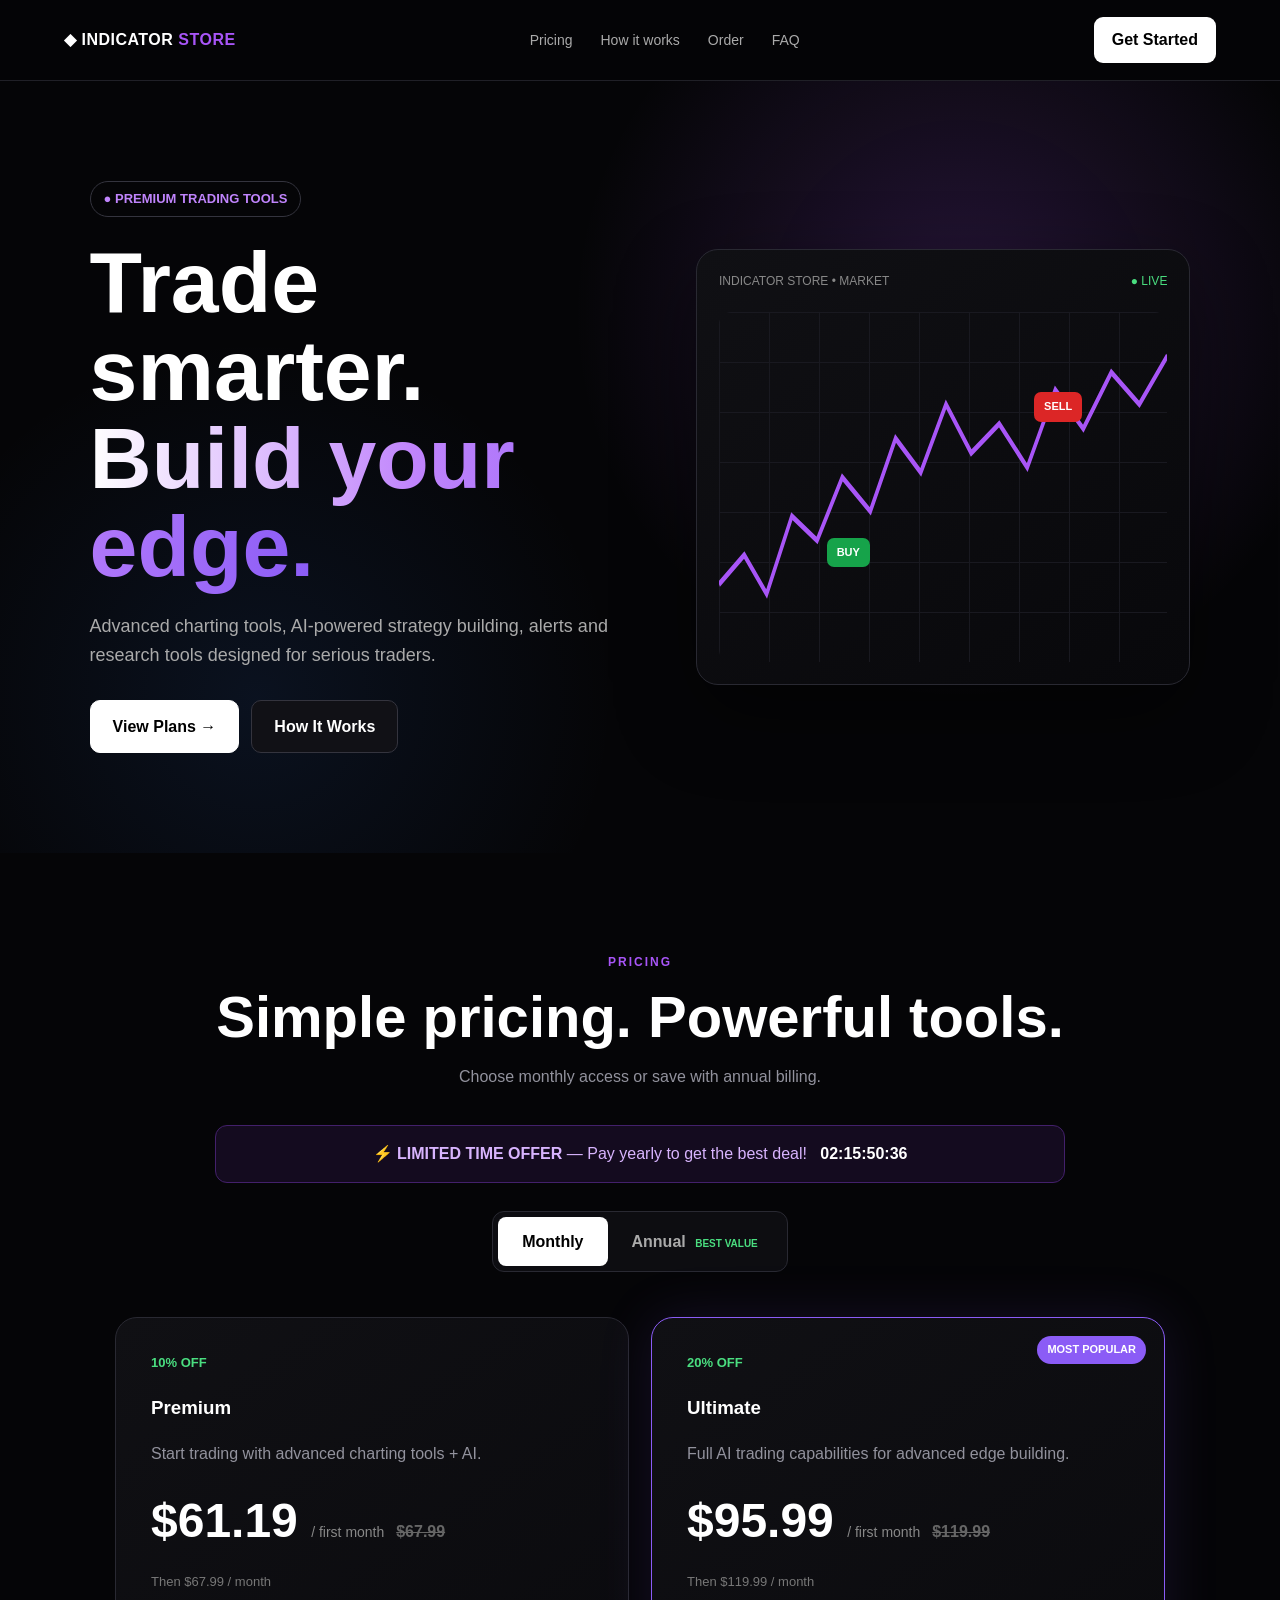
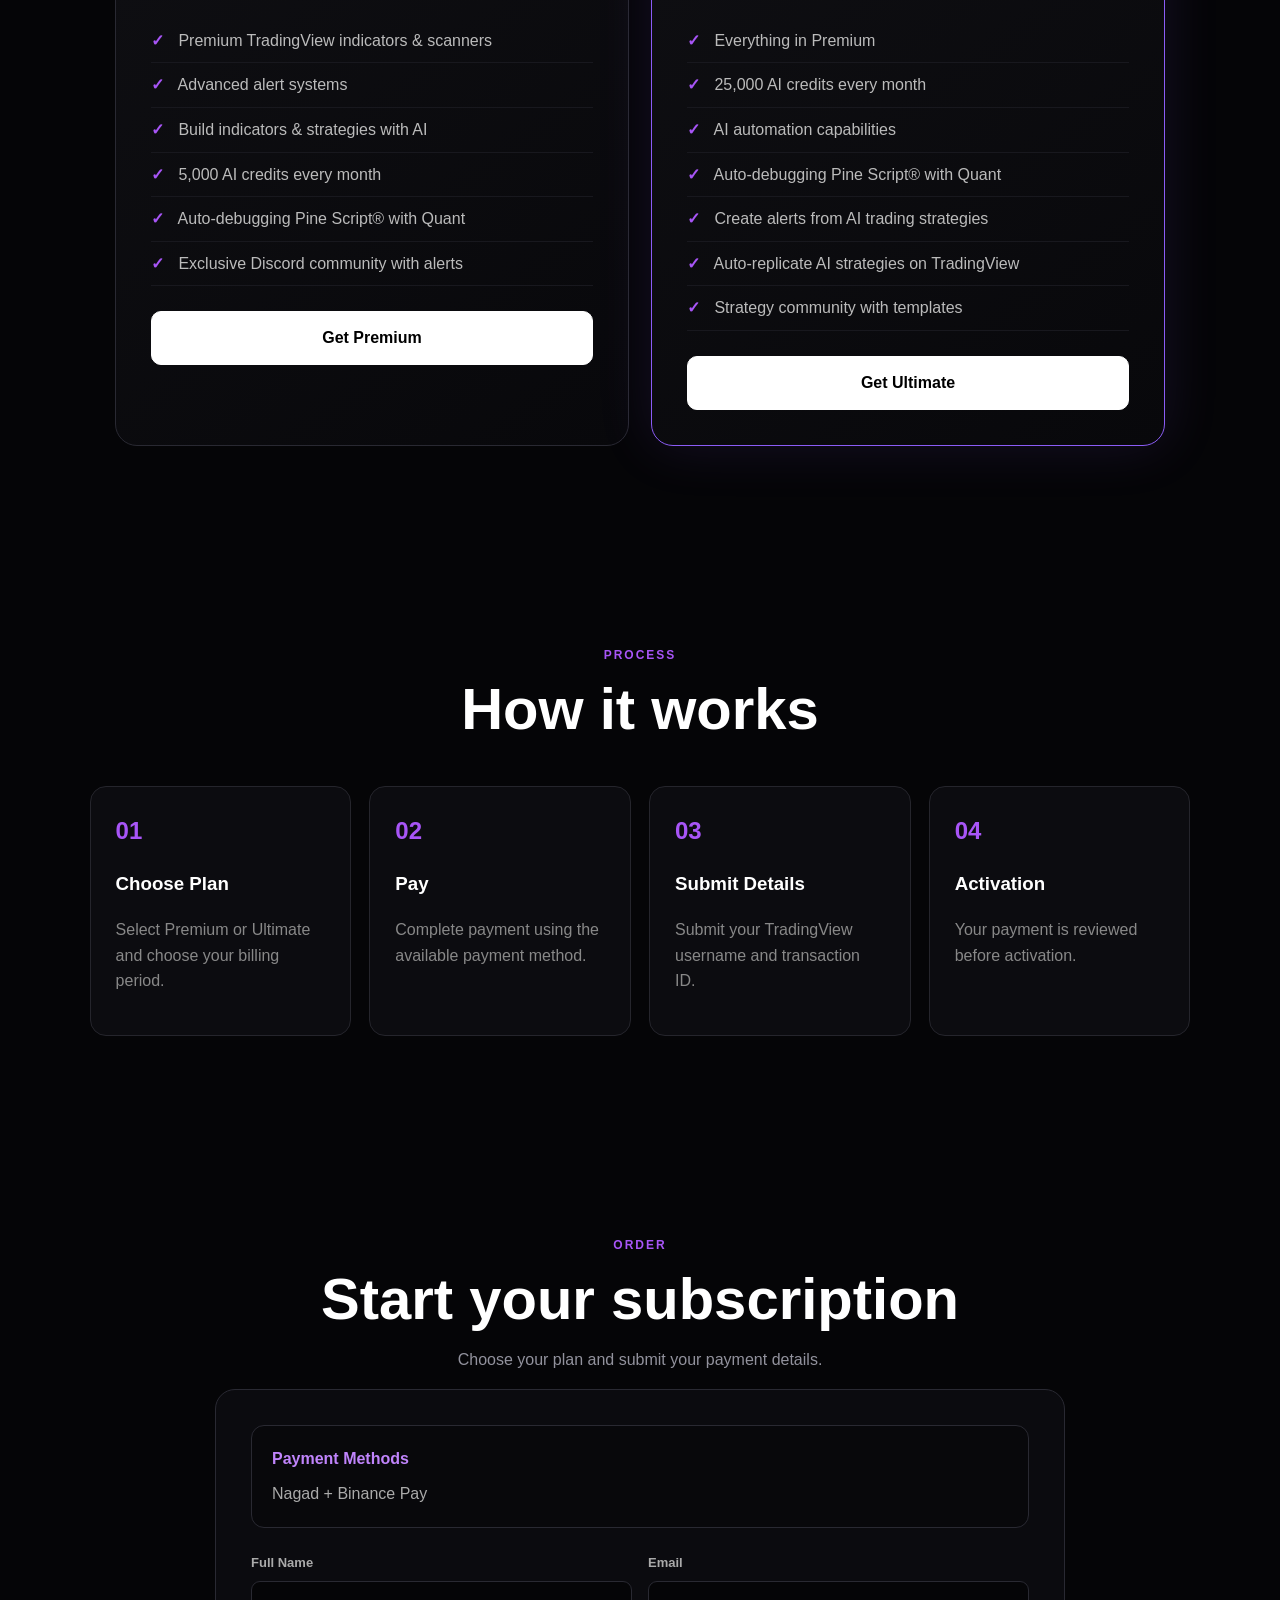
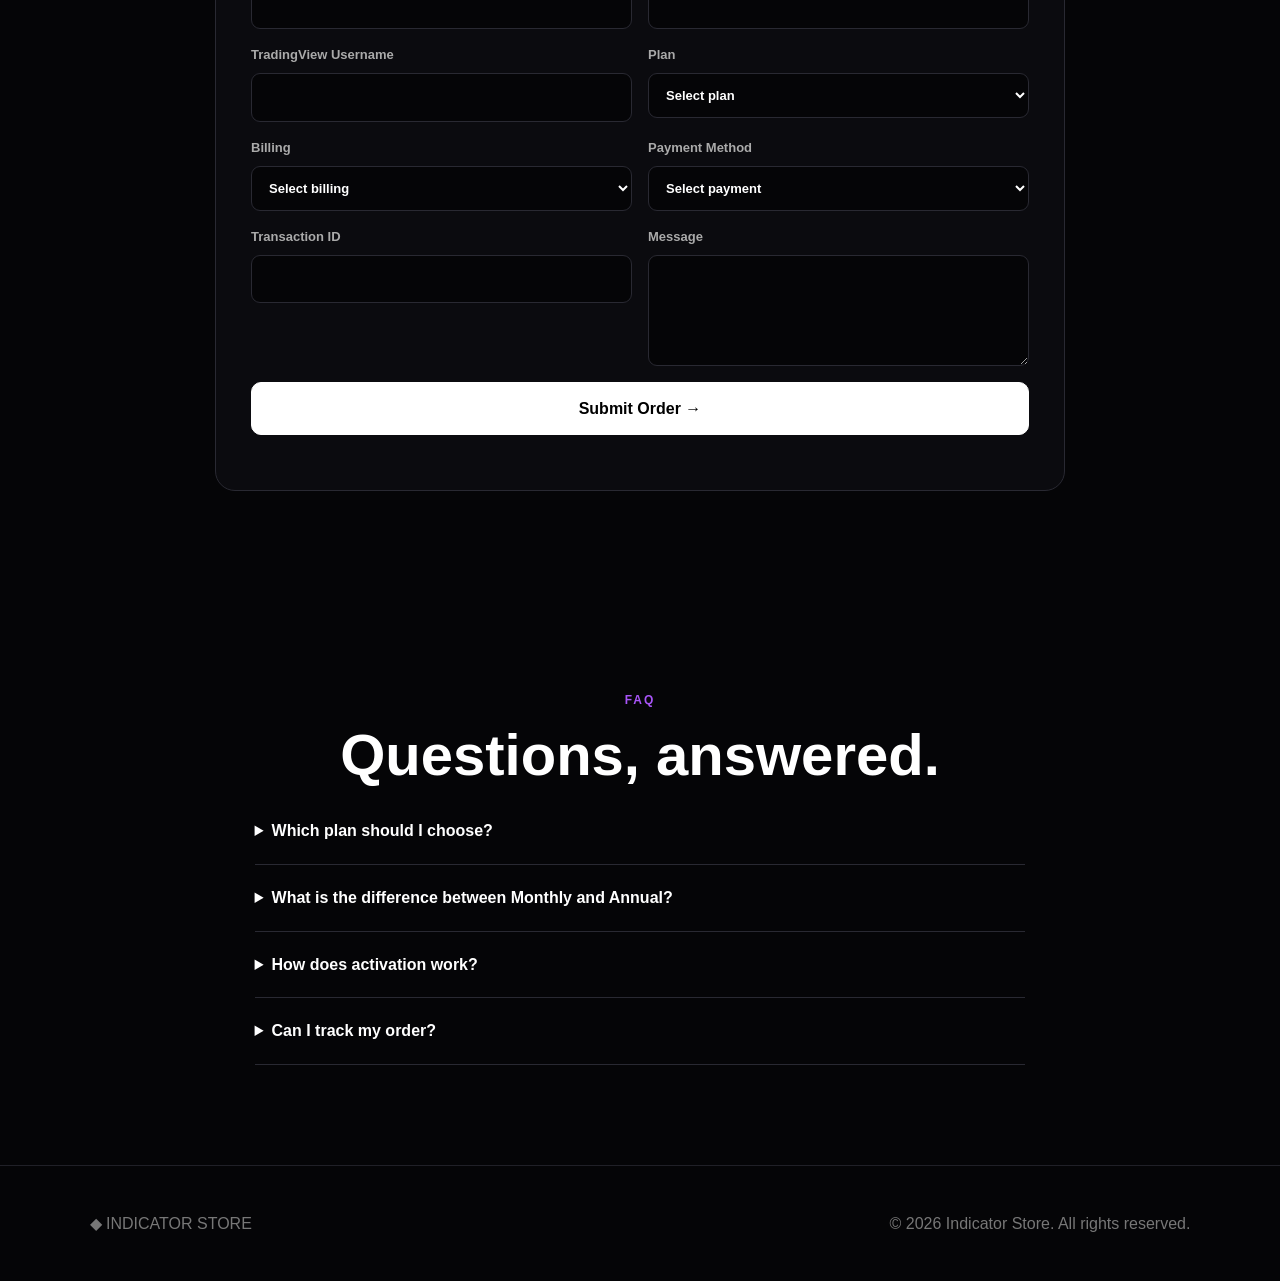
<file: index.html>
<!doctype html>
<html lang="en">
<head>
<meta charset="utf-8">
<meta name="viewport" content="width=device-width,initial-scale=1">
<title>Indicator Store — Premium Trading Tools</title>

<style>
*{box-sizing:border-box}
html{scroll-behavior:smooth}
body{
  margin:0;
  font-family:Inter,Arial,sans-serif;
  background:#050507;
  color:#fff;
  line-height:1.6
}
a{text-decoration:none;color:inherit}
button,input,select,textarea{font:inherit}

.nav{
  position:sticky;
  top:0;
  z-index:1000;
  display:flex;
  align-items:center;
  justify-content:space-between;
  gap:20px;
  padding:17px 5%;
  background:rgba(5,5,7,.88);
  backdrop-filter:blur(20px);
  border-bottom:1px solid #202027
}

.logo{
  font-weight:900;
  letter-spacing:.5px;
  white-space:nowrap
}

.logo b{color:#a855f7}

.navlinks{
  display:flex;
  gap:28px;
  color:#aaa;
  font-size:14px
}

.navlinks a:hover{color:#fff}

.navbtn{
  padding:10px 18px;
  border-radius:9px;
  background:#fff;
  color:#000;
  font-weight:800
}

.hero{
  min-height:720px;
  padding:100px 7%;
  display:grid;
  grid-template-columns:1.05fr .95fr;
  align-items:center;
  gap:60px;
  background:
    radial-gradient(circle at 75% 30%,rgba(168,85,247,.20),transparent 35%),
    radial-gradient(circle at 20% 80%,rgba(59,130,246,.10),transparent 30%)
}

.badge{
  display:inline-flex;
  padding:7px 13px;
  border:1px solid #34343e;
  border-radius:999px;
  color:#c084fc;
  font-size:13px;
  font-weight:800
}

.hero h1{
  font-size:clamp(48px,7vw,86px);
  line-height:1.02;
  margin:22px 0
}

.gradient{
  background:linear-gradient(90deg,#fff,#c084fc,#8b5cf6);
  -webkit-background-clip:text;
  color:transparent
}

.hero p{
  max-width:650px;
  color:#aaa;
  font-size:18px
}

.actions{
  display:flex;
  gap:12px;
  flex-wrap:wrap;
  margin-top:30px
}

.btn{
  border:1px solid #34343e;
  background:#111116;
  color:#fff;
  padding:13px 22px;
  border-radius:10px;
  cursor:pointer;
  font-weight:800;
  transition:.2s
}

.btn.primary{
  background:#fff;
  color:#000;
  border-color:#fff
}

.btn:hover{
  transform:translateY(-2px)
}

.chart{
  border:1px solid #292932;
  border-radius:22px;
  padding:22px;
  background:linear-gradient(145deg,#101014,#08080b);
  box-shadow:0 30px 80px rgba(0,0,0,.45)
}

.charttop{
  display:flex;
  justify-content:space-between;
  color:#888;
  font-size:12px
}

.live{color:#4ade80}

.chartarea{
  height:350px;
  margin-top:20px;
  position:relative;
  overflow:hidden;
  border-radius:12px;
  background:
    linear-gradient(#191920 1px,transparent 1px),
    linear-gradient(90deg,#191920 1px,transparent 1px);
  background-size:50px 50px
}

.chartline{
  position:absolute;
  inset:0;
  width:100%;
  height:100%
}

.signal{
  position:absolute;
  padding:6px 10px;
  border-radius:7px;
  font-size:11px;
  font-weight:900
}

.buy{
  left:24%;
  bottom:27%;
  background:#16a34a
}

.sell{
  right:19%;
  top:23%;
  background:#dc2626
}

.section{
  padding:100px 7%;
  max-width:1400px;
  margin:auto
}

.center{text-align:center}

.kicker{
  color:#a855f7;
  font-size:12px;
  font-weight:900;
  letter-spacing:2px
}

.section h2{
  font-size:clamp(35px,5vw,58px);
  line-height:1.1;
  margin:12px 0
}

.muted{color:#92929d}

.sale{
  margin:35px auto 20px;
  max-width:850px;
  padding:15px;
  border:1px solid #43206b;
  border-radius:12px;
  background:#140b1f;
  text-align:center;
  color:#d8b4fe
}

#countdown{
  color:#fff;
  font-weight:900
}

.billing{
  display:flex;
  width:max-content;
  margin:28px auto 45px;
  padding:5px;
  border:1px solid #292932;
  background:#0d0d11;
  border-radius:12px
}

.billing button{
  border:0;
  background:transparent;
  color:#aaa;
  padding:12px 24px;
  border-radius:8px;
  cursor:pointer;
  font-weight:800
}

.billing button.active{
  background:#fff;
  color:#000
}

.billing .save{
  color:#4ade80;
  font-size:10px;
  margin-left:5px
}

.pricing{
  display:grid;
  grid-template-columns:repeat(2,minmax(0,1fr));
  gap:22px;
  max-width:1050px;
  margin:auto
}

.pricecard{
  position:relative;
  padding:35px;
  border:1px solid #292932;
  border-radius:22px;
  background:linear-gradient(145deg,#101014,#08080b);
  transition:.3s
}

.pricecard:hover{
  transform:translateY(-5px)
}

.pricecard.featured{
  border-color:#8b5cf6;
  box-shadow:0 0 55px rgba(139,92,246,.13)
}

.popular{
  position:absolute;
  top:18px;
  right:18px;
  padding:5px 10px;
  border-radius:999px;
  background:#8b5cf6;
  font-size:11px;
  font-weight:900
}

.off{
  color:#4ade80;
  font-weight:900;
  font-size:13px
}

.price{
  font-size:48px;
  font-weight:900;
  margin:12px 0
}

.price small{
  color:#888;
  font-size:14px;
  font-weight:500
}

.old{
  color:#666;
  text-decoration:line-through;
  font-size:16px;
  margin-left:8px
}

.billing-note{
  color:#777;
  font-size:13px;
  min-height:22px
}

.features{
  list-style:none;
  padding:0;
  margin:25px 0
}

.features li{
  padding:9px 0;
  color:#bbb;
  border-bottom:1px solid #18181e
}

.features li::before{
  content:"✓";
  color:#a855f7;
  font-weight:900;
  margin-right:10px
}

.full{width:100%}

.steps{
  display:grid;
  grid-template-columns:repeat(4,1fr);
  gap:18px;
  margin-top:45px
}

.step{
  padding:25px;
  border:1px solid #25252c;
  border-radius:16px;
  background:#0c0c10
}

.step b{
  color:#a855f7;
  font-size:24px
}

.step p{color:#888}

.orderbox{
  max-width:850px;
  margin:auto;
  padding:35px;
  border:1px solid #292932;
  border-radius:20px;
  background:#0b0b0f
}

.payment{
  padding:20px;
  margin-bottom:25px;
  border:1px solid #292932;
  border-radius:13px;
  background:#08080b
}

.payment strong{
  color:#c084fc
}

.payment-method{
  margin-top:10px;
  color:#aaa
}

.form{
  display:grid;
  grid-template-columns:1fr 1fr;
  gap:16px
}

label{
  color:#aaa;
  font-size:13px;
  font-weight:700
}

input,select,textarea{
  display:block;
  width:100%;
  margin-top:7px;
  padding:13px;
  color:#fff;
  background:#050507;
  border:1px solid #292932;
  border-radius:9px;
  outline:none
}

input:focus,
select:focus,
textarea:focus{
  border-color:#8b5cf6
}

.wide{
  grid-column:1/-1
}

#result{
  margin-top:20px
}

.result-success{
  padding:18px;
  border:1px solid #263d2c;
  border-radius:10px;
  color:#4ade80
}

.result-error{
  padding:18px;
  border:1px solid #4b2525;
  border-radius:10px;
  color:#f87171
}

.faq{
  max-width:950px
}

details{
  border-bottom:1px solid #292932;
  padding:20px 0
}

summary{
  cursor:pointer;
  font-weight:800
}

details p{
  color:#888
}

.footer{
  padding:45px 7%;
  border-top:1px solid #202027;
  color:#777;
  display:flex;
  justify-content:space-between;
  flex-wrap:wrap;
  gap:20px
}

@media(max-width:900px){

  .navlinks{
    display:none
  }

  .hero{
    grid-template-columns:1fr;
    padding-top:70px
  }

  .pricing{
    grid-template-columns:1fr
  }

  .steps{
    grid-template-columns:1fr 1fr
  }
}

@media(max-width:600px){

  .section{
    padding:70px 5%
  }

  .hero{
    padding:65px 5%
  }

  .hero h1{
    font-size:48px
  }

  .steps{
    grid-template-columns:1fr
  }

  .form{
    grid-template-columns:1fr
  }

  .wide{
    grid-column:auto
  }

  .orderbox{
    padding:22px
  }

  .navbtn{
    display:none
  }

  .price{
    font-size:40px
  }
}
</style>
</head>

<body>

<header class="nav">

  <a class="logo" href="#home">
    ◆ INDICATOR <b>STORE</b>
  </a>

  <nav class="navlinks">
    <a href="#products">Pricing</a>
    <a href="#how">How it works</a>
    <a href="#order">Order</a>
    <a href="#faq">FAQ</a>
  </nav>

  <a class="navbtn" href="#products">
    Get Started
  </a>

</header>


<section class="hero" id="home">

  <div>

    <span class="badge">
      ● PREMIUM TRADING TOOLS
    </span>

    <h1>
      Trade smarter.<br>
      <span class="gradient">
        Build your edge.
      </span>
    </h1>

    <p>
      Advanced charting tools, AI-powered strategy building,
      alerts and research tools designed for serious traders.
    </p>

    <div class="actions">

      <a class="btn primary" href="#products">
        View Plans →
      </a>

      <a class="btn" href="#how">
        How It Works
      </a>

    </div>

  </div>


  <div class="chart">

    <div class="charttop">
      <span>INDICATOR STORE • MARKET</span>
      <span class="live">● LIVE</span>
    </div>

    <div class="chartarea">

      <svg class="chartline"
        viewBox="0 0 800 360"
        preserveAspectRatio="none">

        <polyline
          points="0,280 45,250 85,290 130,210 175,235 220,170 270,205 315,130 360,165 405,95 450,145 500,115 550,160 600,80 650,120 700,62 750,95 800,45"
          fill="none"
          stroke="#a855f7"
          stroke-width="6"/>
      </svg>

      <span class="signal buy">
        BUY
      </span>

      <span class="signal sell">
        SELL
      </span>

    </div>

  </div>

</section>


<section class="section" id="products">

  <div class="center">

    <div class="kicker">
      PRICING
    </div>

    <h2>
      Simple pricing. Powerful tools.
    </h2>

    <p class="muted">
      Choose monthly access or save with annual billing.
    </p>

  </div>


  <div class="sale">

    ⚡ <b>LIMITED TIME OFFER</b>
    — Pay yearly to get the best deal!

    &nbsp;

    <span id="countdown">
      02:15:50:37
    </span>

  </div>


  <div class="billing">

    <button
      id="monthlyBtn"
      class="active">

      Monthly

    </button>

    <button id="annualBtn">

      Annual

      <span class="save">
        BEST VALUE
      </span>

    </button>

  </div>


  <div class="pricing">


    <!-- PREMIUM -->

    <article class="pricecard">

      <div class="off">
        10% OFF
      </div>

      <h3>
        Premium
      </h3>

      <p class="muted">
        Start trading with advanced charting tools + AI.
      </p>

      <div class="price">

        <span id="premiumPrice">
          $61.19
        </span>

        <small id="premiumPeriod">
          / first month
        </small>

        <span class="old" id="premiumOld">
          $67.99
        </span>

      </div>

      <div class="billing-note" id="premiumNote">
        Then $67.99 / month
      </div>

      <ul class="features">

        <li>
          Premium TradingView indicators & scanners
        </li>

        <li>
          Advanced alert systems
        </li>

        <li>
          Build indicators & strategies with AI
        </li>

        <li>
          5,000 AI credits every month
        </li>

        <li>
          Auto-debugging Pine Script® with Quant
        </li>

        <li>
          Exclusive Discord community with alerts
        </li>

      </ul>

      <button
        class="btn primary full choose"
        data-plan="Premium">

        Get Premium

      </button>

    </article>


    <!-- ULTIMATE -->

    <article class="pricecard featured">

      <span class="popular">
        MOST POPULAR
      </span>

      <div class="off">
        20% OFF
      </div>

      <h3>
        Ultimate
      </h3>

      <p class="muted">
        Full AI trading capabilities for advanced edge building.
      </p>

      <div class="price">

        <span id="ultimatePrice">
          $95.99
        </span>

        <small id="ultimatePeriod">
          / first month
        </small>

        <span class="old" id="ultimateOld">
          $119.99
        </span>

      </div>

      <div class="billing-note" id="ultimateNote">
        Then $119.99 / month
      </div>

      <ul class="features">

        <li>
          Everything in Premium
        </li>

        <li>
          25,000 AI credits every month
        </li>

        <li>
          AI automation capabilities
        </li>

        <li>
          Auto-debugging Pine Script® with Quant
        </li>

        <li>
          Create alerts from AI trading strategies
        </li>

        <li>
          Auto-replicate AI strategies on TradingView
        </li>

        <li>
          Strategy community with templates
        </li>

      </ul>

      <button
        class="btn primary full choose"
        data-plan="Ultimate">

        Get Ultimate

      </button>

    </article>

  </div>

</section>


<section class="section" id="how">

  <div class="center">

    <div class="kicker">
      PROCESS
    </div>

    <h2>
      How it works
    </h2>

  </div>


  <div class="steps">

    <div class="step">

      <b>01</b>

      <h3>
        Choose Plan
      </h3>

      <p>
        Select Premium or Ultimate and choose your billing period.
      </p>

    </div>


    <div class="step">

      <b>02</b>

      <h3>
        Pay
      </h3>

      <p>
        Complete payment using the available payment method.
      </p>

    </div>


    <div class="step">

      <b>03</b>

      <h3>
        Submit Details
      </h3>

      <p>
        Submit your TradingView username and transaction ID.
      </p>

    </div>


    <div class="step">

      <b>04</b>

      <h3>
        Activation
      </h3>

      <p>
        Your payment is reviewed before activation.
      </p>

    </div>

  </div>

</section>


<section class="section" id="order">

  <div class="center">

    <div class="kicker">
      ORDER
    </div>

    <h2>
      Start your subscription
    </h2>

    <p class="muted">
      Choose your plan and submit your payment details.
    </p>

  </div>


  <div class="orderbox">

    <div class="payment">

      <strong>
        Payment Methods
      </strong>

      <div class="payment-method">
        Nagad + Binance Pay
      </div>

    </div>


    <form class="form" id="orderForm">


      <label>

        Full Name

        <input
          id="name"
          autocomplete="name"
          required>

      </label>


      <label>

        Email

        <input
          id="email"
          type="email"
          autocomplete="email"
          required>

      </label>


      <label>

        TradingView Username

        <input
          id="tv"
          required>

      </label>


      <label>

        Plan

        <select id="plan" required>

          <option value="">
            Select plan
          </option>

          <option value="Premium">
            Premium
          </option>

          <option value="Ultimate">
            Ultimate
          </option>

        </select>

      </label>


      <label>

        Billing

        <select id="billing" required>

          <option value="">
            Select billing
          </option>

          <option value="Monthly">
            Monthly
          </option>

          <option value="Annual">
            Annual
          </option>

        </select>

      </label>


      <label>

        Payment Method

        <select id="payment" required>

          <option value="">
            Select payment
          </option>

          <option value="Nagad">
            Nagad
          </option>

          <option value="Binance Pay">
            Binance Pay
          </option>

        </select>

      </label>


      <label>

        Transaction ID

        <input
          id="trx"
          required>

      </label>


      <label>

        Message

        <textarea
          id="message"
          rows="4"></textarea>

      </label>


      <button
        class="btn primary wide"
        type="submit">

        Submit Order →

      </button>

    </form>


    <div id="result"></div>

  </div>

</section>


<section class="section faq" id="faq">

  <div class="center">

    <div class="kicker">
      FAQ
    </div>

    <h2>
      Questions, answered.
    </h2>

  </div>


  <details>

    <summary>
      Which plan should I choose?
    </summary>

    <p>
      Premium is designed for traders who need the core
      indicator, scanner, alert and AI features.
      Ultimate adds advanced AI automation and strategy tools.
    </p>

  </details>


  <details>

    <summary>
      What is the difference between Monthly and Annual?
    </summary>

    <p>
      Monthly billing provides monthly access.
      Annual billing provides yearly access at the displayed
      annual price.
    </p>

  </details>


  <details>

    <summary>
      How does activation work?
    </summary>

    <p>
      After submitting an order, payment and transaction
      information are reviewed before activation.
    </p>

  </details>


  <details>

    <summary>
      Can I track my order?
    </summary>

    <p>
      Yes. Your order ID can be used with the order-status
      system configured on the website.
    </p>

  </details>

</section>


<footer class="footer">

  <div>
    ◆ INDICATOR STORE
  </div>

  <div>
    © 2026 Indicator Store. All rights reserved.
  </div>

</footer>


<script>

/* =========================
   PRICING
========================= */

const monthlyBtn =
  document.getElementById("monthlyBtn");

const annualBtn =
  document.getElementById("annualBtn");

const premiumPrice =
  document.getElementById("premiumPrice");

const ultimatePrice =
  document.getElementById("ultimatePrice");

const premiumPeriod =
  document.getElementById("premiumPeriod");

const ultimatePeriod =
  document.getElementById("ultimatePeriod");

const premiumOld =
  document.getElementById("premiumOld");

const ultimateOld =
  document.getElementById("ultimateOld");

const premiumNote =
  document.getElementById("premiumNote");

const ultimateNote =
  document.getElementById("ultimateNote");

const billingSelect =
  document.getElementById("billing");


function showMonthly(){

  monthlyBtn.classList.add("active");
  annualBtn.classList.remove("active");

  premiumPrice.textContent = "$61.19";
  ultimatePrice.textContent = "$95.99";

  premiumPeriod.textContent = "/ first month";
  ultimatePeriod.textContent = "/ first month";

  premiumOld.textContent = "$67.99";
  ultimateOld.textContent = "$119.99";

  premiumNote.textContent =
    "Then $67.99 / month";

  ultimateNote.textContent =
    "Then $119.99 / month";

  billingSelect.value = "Monthly";
}


function showAnnual(){

  annualBtn.classList.add("active");
  monthlyBtn.classList.remove("active");

  premiumPrice.textContent = "$809.08";
  ultimatePrice.textContent = "$1,415.88";

  premiumPeriod.textContent = "/ year";
  ultimatePeriod.textContent = "/ year";

  premiumOld.textContent = "";
  ultimateOld.textContent = "";

  premiumNote.textContent =
    "Annual access • 12 months";

  ultimateNote.textContent =
    "Annual access • 12 months";

  billingSelect.value = "Annual";
}


monthlyBtn.addEventListener(
  "click",
  showMonthly
);

annualBtn.addEventListener(
  "click",
  showAnnual
);


/* =========================
   PLAN BUTTONS
========================= */

document.querySelectorAll(".choose")
.forEach(button => {

  button.addEventListener("click", () => {

    document.getElementById("plan").value =
      button.dataset.plan;

    document.getElementById("order")
      .scrollIntoView({
        behavior:"smooth"
      });

  });

});


/* =========================
   COUNTDOWN
========================= */

let seconds =
  2 * 86400 +
  15 * 3600 +
  50 * 60 +
  37;


function countdown(){

  if(seconds <= 0){
    return;
  }

  seconds--;

  const d =
    Math.floor(seconds / 86400);

  const h =
    Math.floor(
      (seconds % 86400) / 3600
    );

  const m =
    Math.floor(
      (seconds % 3600) / 60
    );

  const s =
    seconds % 60;

  document.getElementById(
    "countdown"
  ).textContent =

    String(d).padStart(2,"0") + ":" +
    String(h).padStart(2,"0") + ":" +
    String(m).padStart(2,"0") + ":" +
    String(s).padStart(2,"0");
}


setInterval(
  countdown,
  1000
);


/* =========================
   ORDER SUBMISSION
========================= */

document.getElementById(
  "orderForm"
).addEventListener(
  "submit",
  async e => {

    e.preventDefault();

    const result =
      document.getElementById("result");

    result.innerHTML =
      "<p style='color:#c084fc'>Submitting order...</p>";


    try{

      const response =
        await fetch(
          "/api/orders",
          {
            method:"POST",

            headers:{
              "Content-Type":
                "application/json"
            },

            body:JSON.stringify({

              name:
                document.getElementById(
                  "name"
                ).value.trim(),

              email:
                document.getElementById(
                  "email"
                ).value.trim(),

              tradingview_username:
                document.getElementById(
                  "tv"
                ).value.trim(),

              plan:
                document.getElementById(
                  "plan"
                ).value,

              billing:
                document.getElementById(
                  "billing"
                ).value,

              payment_method:
                document.getElementById(
                  "payment"
                ).value,

              transaction_id:
                document.getElementById(
                  "trx"
                ).value.trim(),

              message:
                document.getElementById(
                  "message"
                ).value.trim()

            })
          }
        );


      const data =
        await response.json();


      if(!response.ok){

        throw new Error(
          data.error ||
          "Order submission failed"
        );

      }


      result.innerHTML =

        "<div class='result-success'>" +

        "<b>Order submitted successfully ✓</b>" +

        "<br><br>" +

        "Your Order ID: <strong>" +

        escapeHtml(
          data.order_id
        ) +

        "</strong>" +

        "<br><br>" +

        "Please save this Order ID for tracking." +

        "</div>";


      e.target.reset();


      window.scrollTo({
        top:
          document.getElementById(
            "result"
          ).offsetTop - 150,

        behavior:"smooth"
      });


    }catch(error){

      result.innerHTML =

        "<div class='result-error'>" +

        escapeHtml(
          error.message
        ) +

        "</div>";

    }

  }
);


/* =========================
   SECURITY
========================= */

function escapeHtml(value){

  return String(
    value ?? ""
  ).replace(
    /[&<>"']/g,
    char => ({

      "&":"&amp;",
      "<":"&lt;",
      ">":"&gt;",
      '"':"&quot;",
      "'":"&#039;"

    })[char]
  );

}

</script>

</body>
</html>
</file>
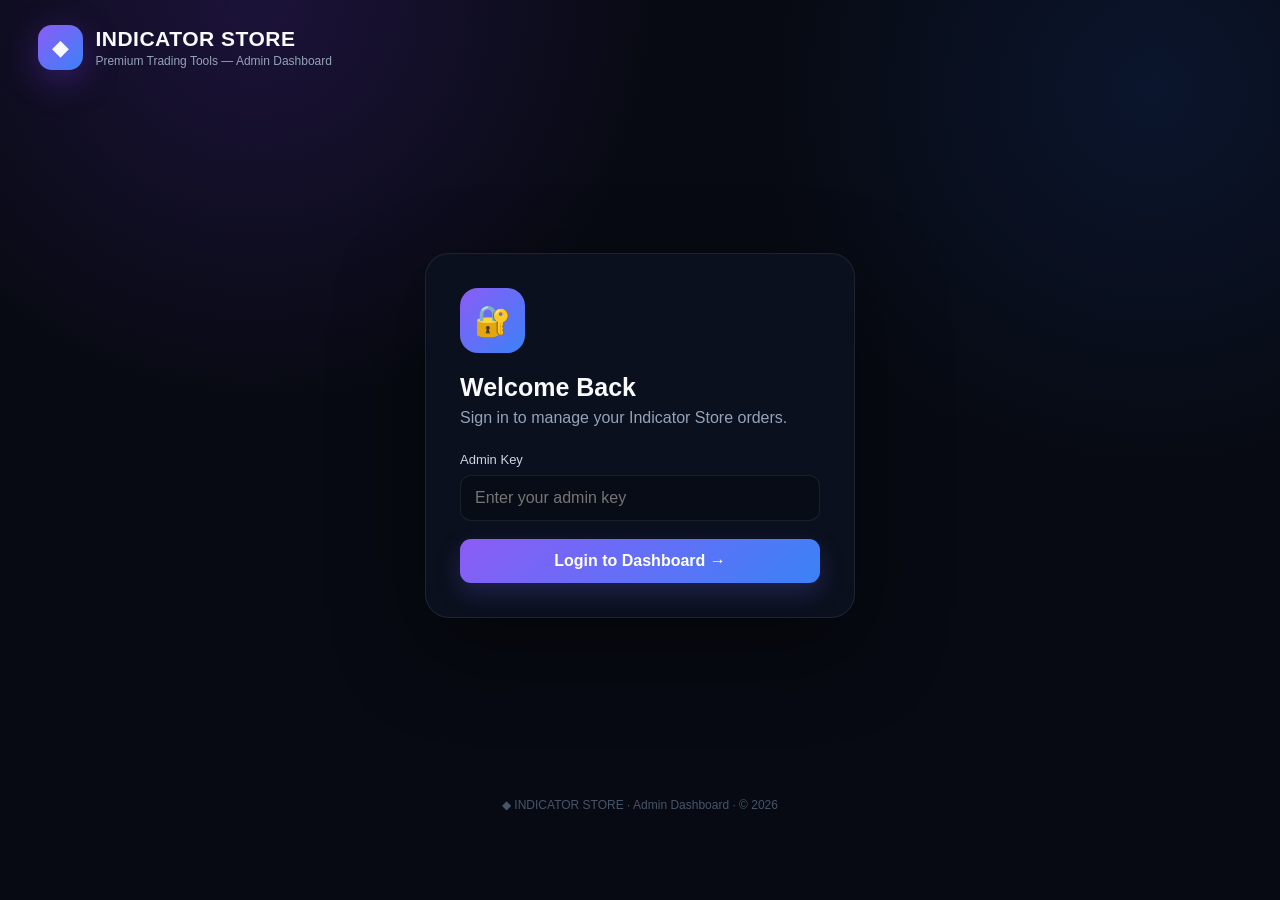
<file: admin.html>
<!DOCTYPE html>
<html lang="en">
<head>
<meta charset="UTF-8">
<meta name="viewport" content="width=device-width, initial-scale=1.0">
<title>Indicator Store — Admin</title>

<style>
*{box-sizing:border-box}

:root{
  --bg:#070a12;
  --panel:#0d1220;
  --panel2:#111827;
  --border:rgba(255,255,255,.08);
  --text:#f8fafc;
  --muted:#94a3b8;
  --purple:#8b5cf6;
  --blue:#3b82f6;
  --green:#22c55e;
  --yellow:#f59e0b;
  --red:#ef4444;
}

body{
  margin:0;
  font-family:Inter,Arial,sans-serif;
  background:
    radial-gradient(circle at 20% 0%,rgba(124,58,237,.18),transparent 30%),
    radial-gradient(circle at 90% 10%,rgba(37,99,235,.12),transparent 28%),
    var(--bg);
  color:var(--text);
  min-height:100vh;
}

button,input,select{font:inherit}

.container{
  width:min(1450px,94%);
  margin:auto;
  padding:25px 0 50px;
}

/* HEADER */

.header{
  display:flex;
  justify-content:space-between;
  align-items:center;
  gap:20px;
  margin-bottom:28px;
}

.brand{
  display:flex;
  align-items:center;
  gap:12px;
}

.logo{
  width:45px;
  height:45px;
  display:grid;
  place-items:center;
  border-radius:14px;
  background:linear-gradient(135deg,var(--purple),var(--blue));
  font-size:22px;
  box-shadow:0 10px 35px rgba(124,58,237,.35);
}

.brand h1{
  margin:0;
  font-size:21px;
  letter-spacing:.5px;
}

.brand p{
  margin:3px 0 0;
  color:var(--muted);
  font-size:12px;
}

.logout{
  background:rgba(239,68,68,.12);
  border:1px solid rgba(239,68,68,.25);
  color:#fca5a5;
  padding:10px 17px;
  border-radius:10px;
  cursor:pointer;
}

/* LOGIN */

.login-wrap{
  min-height:75vh;
  display:grid;
  place-items:center;
}

.login-card{
  width:min(430px,100%);
  background:rgba(13,18,32,.92);
  border:1px solid var(--border);
  border-radius:24px;
  padding:34px;
  box-shadow:0 30px 90px rgba(0,0,0,.45);
}

.login-icon{
  width:65px;
  height:65px;
  display:grid;
  place-items:center;
  border-radius:18px;
  background:linear-gradient(135deg,var(--purple),var(--blue));
  font-size:30px;
  margin-bottom:20px;
}

.login-card h2{
  margin:0 0 7px;
  font-size:25px;
}

.login-card p{
  color:var(--muted);
  margin:0 0 25px;
}

label{
  display:block;
  color:#cbd5e1;
  font-size:13px;
  margin-bottom:8px;
}

input,select{
  width:100%;
  background:#080c16;
  color:white;
  border:1px solid var(--border);
  border-radius:11px;
  padding:13px 14px;
  outline:none;
}

input:focus,select:focus{
  border-color:var(--purple);
  box-shadow:0 0 0 3px rgba(139,92,246,.12);
}

.login-btn,.refresh{
  width:100%;
  border:0;
  border-radius:11px;
  padding:13px;
  color:white;
  font-weight:700;
  cursor:pointer;
  background:linear-gradient(135deg,var(--purple),var(--blue));
  box-shadow:0 10px 25px rgba(99,102,241,.22);
}

.error{
  color:#fca5a5;
  background:rgba(239,68,68,.08);
  border:1px solid rgba(239,68,68,.18);
  padding:10px;
  border-radius:9px;
  margin-top:14px;
}

.success{
  color:#86efac;
  background:rgba(34,197,94,.08);
  border:1px solid rgba(34,197,94,.16);
  padding:10px;
  border-radius:9px;
  margin-top:14px;
}

/* DASHBOARD */

.hidden{display:none!important}

.dashboard{
  animation:fade .35s ease;
}

@keyframes fade{
  from{opacity:0;transform:translateY(8px)}
  to{opacity:1;transform:none}
}

/* STATS */

.stats{
  display:grid;
  grid-template-columns:repeat(4,1fr);
  gap:15px;
  margin-bottom:20px;
}

.stat{
  position:relative;
  overflow:hidden;
  background:linear-gradient(145deg,rgba(17,24,39,.95),rgba(10,14,25,.95));
  border:1px solid var(--border);
  border-radius:17px;
  padding:20px;
}

.stat:after{
  content:"";
  position:absolute;
  width:100px;
  height:100px;
  border-radius:50%;
  right:-40px;
  top:-40px;
  background:rgba(139,92,246,.08);
}

.stat-icon{
  font-size:20px;
  margin-bottom:12px;
}

.stat small{
  color:var(--muted);
}

.stat h3{
  font-size:27px;
  margin:7px 0 0;
}

/* ORDERS CARD */

.orders-card{
  background:rgba(13,18,32,.9);
  border:1px solid var(--border);
  border-radius:20px;
  overflow:hidden;
  box-shadow:0 20px 70px rgba(0,0,0,.2);
}

.orders-head{
  padding:20px;
  display:flex;
  justify-content:space-between;
  align-items:center;
  gap:15px;
  border-bottom:1px solid var(--border);
}

.orders-title h2{
  margin:0;
  font-size:20px;
}

.orders-title p{
  margin:5px 0 0;
  color:var(--muted);
  font-size:12px;
}

.actions{
  display:flex;
  gap:10px;
}

.search{
  width:250px;
}

.refresh{
  width:auto;
  padding:11px 18px;
}

/* TABLE */

.table-wrap{
  width:100%;
  overflow-x:auto;
}

table{
  width:100%;
  min-width:1100px;
  border-collapse:collapse;
}

th{
  text-align:left;
  color:#94a3b8;
  font-size:11px;
  text-transform:uppercase;
  letter-spacing:.7px;
  background:#0a0f1b;
  padding:14px;
}

td{
  padding:15px 14px;
  border-top:1px solid var(--border);
  color:#dbe4f0;
  font-size:13px;
  vertical-align:middle;
}

tr:hover td{
  background:rgba(255,255,255,.018);
}

.order-id{
  color:#a78bfa;
  font-weight:700;
}

.email{
  color:#94a3b8;
}

.plan{
  font-weight:700;
  color:#e9d5ff;
}

.payment{
  color:#93c5fd;
}

.trx{
  font-family:monospace;
  color:#cbd5e1;
}

/* STATUS */

.status-box{
  display:flex;
  align-items:center;
  gap:7px;
}

.status-select{
  min-width:150px;
  padding:8px 9px;
  border-radius:9px;
  font-size:12px;
}

.save-btn{
  border:1px solid rgba(34,197,94,.2);
  background:rgba(34,197,94,.08);
  color:#86efac;
  padding:8px 12px;
  border-radius:8px;
  cursor:pointer;
  font-weight:700;
  font-size:12px;
}

.save-btn:hover{
  background:rgba(34,197,94,.16);
}

.save-btn:disabled{
  opacity:.5;
  cursor:not-allowed;
}

/* STATUS COLORS */

.badge{
  display:inline-block;
  padding:5px 9px;
  border-radius:20px;
  font-size:11px;
  font-weight:700;
}

.badge.pending{
  background:rgba(245,158,11,.1);
  color:#fbbf24;
}

.badge.verified{
  background:rgba(59,130,246,.1);
  color:#60a5fa;
}

.badge.activated{
  background:rgba(139,92,246,.12);
  color:#c4b5fd;
}

.badge.completed{
  background:rgba(34,197,94,.1);
  color:#4ade80;
}

/* EMPTY */

.empty{
  text-align:center;
  padding:60px 20px;
  color:#64748b;
}

.empty-icon{
  font-size:40px;
  margin-bottom:10px;
}

/* FOOTER */

footer{
  text-align:center;
  color:#475569;
  font-size:12px;
  margin-top:25px;
}

/* MOBILE */

@media(max-width:900px){

  .stats{
    grid-template-columns:repeat(2,1fr);
  }

  .orders-head{
    align-items:stretch;
    flex-direction:column;
  }

  .actions{
    flex-direction:column;
  }

  .search,
  .refresh{
    width:100%;
  }
}

@media(max-width:600px){

  .container{
    width:92%;
    padding-top:18px;
  }

  .header{
    align-items:flex-start;
  }

  .brand h1{
    font-size:17px;
  }

  .stats{
    grid-template-columns:1fr 1fr;
    gap:10px;
  }

  .stat{
    padding:15px;
  }

  .stat h3{
    font-size:22px;
  }

  .login-card{
    padding:25px;
  }
}
</style>
</head>

<body>

<div class="container">

  <!-- HEADER -->
  <header class="header">

    <div class="brand">
      <div class="logo">◆</div>

      <div>
        <h1>INDICATOR STORE</h1>
        <p>Premium Trading Tools — Admin Dashboard</p>
      </div>
    </div>

    <button id="logoutBtn" class="logout hidden">
      Logout
    </button>

  </header>


  <!-- LOGIN -->
  <div id="loginCard" class="login-wrap">

    <div class="login-card">

      <div class="login-icon">🔐</div>

      <h2>Welcome Back</h2>

      <p>Sign in to manage your Indicator Store orders.</p>

      <label for="adminKey">Admin Key</label>

      <input
        type="password"
        id="adminKey"
        placeholder="Enter your admin key"
      >

      <br><br>

      <button id="loginBtn" class="login-btn">
        Login to Dashboard →
      </button>

      <div id="loginResult"></div>

    </div>

  </div>


  <!-- DASHBOARD -->
  <main id="adminPanel" class="dashboard hidden">

    <!-- STATS -->

    <section class="stats">

      <div class="stat">
        <div class="stat-icon">📦</div>
        <small>Total Orders</small>
        <h3 id="totalOrders">0</h3>
      </div>

      <div class="stat">
        <div class="stat-icon">⏳</div>
        <small>Pending</small>
        <h3 id="pendingOrders">0</h3>
      </div>

      <div class="stat">
        <div class="stat-icon">⚡</div>
        <small>Activated</small>
        <h3 id="activatedOrders">0</h3>
      </div>

      <div class="stat">
        <div class="stat-icon">✓</div>
        <small>Completed</small>
        <h3 id="completedOrders">0</h3>
      </div>

    </section>


    <!-- ORDERS -->

    <section class="orders-card">

      <div class="orders-head">

        <div class="orders-title">
          <h2>Orders</h2>
          <p>Manage customer payments and activation status.</p>
        </div>

        <div class="actions">

          <input
            id="searchInput"
            class="search"
            placeholder="Search order, name, email..."
          >

          <button id="refreshBtn" class="refresh">
            ↻ Refresh Orders
          </button>

        </div>

      </div>

      <div id="ordersResult"></div>

      <div class="table-wrap">

        <table>

          <thead>

            <tr>
              <th>Order</th>
              <th>Customer</th>
              <th>Email</th>
              <th>TradingView</th>
              <th>Plan</th>
              <th>Payment</th>
              <th>Transaction</th>
              <th>Status</th>
              <th>Created</th>
            </tr>

          </thead>

          <tbody id="ordersTable"></tbody>

        </table>

      </div>

    </section>

  </main>


  <footer>
    ◆ INDICATOR STORE · Admin Dashboard · © 2026
  </footer>

</div>


<script>

const $ = (id) => document.getElementById(id);

let adminKey = "";
let allOrders = [];

const statuses = [
  "Pending",
  "Payment Verified",
  "Activated",
  "Completed"
];


/* LOGIN */

$("loginBtn").addEventListener("click", async () => {

  const key = $("adminKey").value.trim();

  if (!key) {

    $("loginResult").innerHTML =
      '<div class="error">Please enter your Admin Key.</div>';

    return;
  }

  adminKey = key;

  $("loginResult").innerHTML =
    '<div style="color:#94a3b8;margin-top:12px">Checking...</div>';

  try {

    const response = await fetch("/api/admin/orders", {
      method:"GET",
      headers:{
        "X-Admin-Key":adminKey
      }
    });

    const data = await response.json();

    if (!response.ok) {

      adminKey = "";

      throw new Error(
        data.error || "Login failed"
      );
    }

    $("loginCard").classList.add("hidden");

    $("adminPanel").classList.remove("hidden");

    $("logoutBtn").classList.remove("hidden");

    $("loginResult").innerHTML = "";

    allOrders = data.orders || [];

    renderOrders(allOrders);

  }

  catch(error){

    $("loginResult").innerHTML =
      '<div class="error">' +
      esc(error.message) +
      '</div>';

  }

});


/* REFRESH */

$("refreshBtn").addEventListener(
  "click",
  loadOrders
);


async function loadOrders(){

  $("ordersResult").innerHTML =
    '<div style="padding:12px 20px;color:#94a3b8">Loading orders...</div>';

  try{

    const response = await fetch(
      "/api/admin/orders",
      {
        headers:{
          "X-Admin-Key":adminKey
        }
      }
    );

    const data = await response.json();

    if(!response.ok){

      throw new Error(
        data.error || "Failed to load orders"
      );
    }

    allOrders = data.orders || [];

    renderOrders(allOrders);

    $("ordersResult").innerHTML =
      '<div class="success" style="margin:0;border-radius:0">' +
      "✓ Orders refreshed successfully" +
      '</div>';

    setTimeout(() => {
      $("ordersResult").innerHTML = "";
    },2000);

  }

  catch(error){

    $("ordersResult").innerHTML =
      '<div class="error">' +
      esc(error.message) +
      '</div>';

  }

}


/* SEARCH */

$("searchInput").addEventListener(
  "input",
  function(){

    const q = this.value.toLowerCase().trim();

    if(!q){

      renderOrders(allOrders);

      return;
    }

    const filtered = allOrders.filter(order => {

      return [
        order.order_id,
        order.name,
        order.email,
        order.tradingview_username,
        order.plan,
        order.payment_method,
        order.transaction_id,
        order.status
      ]
      .join(" ")
      .toLowerCase()
      .includes(q);

    });

    renderOrders(filtered);

  }
);


/* RENDER */

function renderOrders(orders){

  const table = $("ordersTable");

  table.innerHTML = "";

  updateStats(orders);

  if(!orders.length){

    table.innerHTML = `
      <tr>
        <td colspan="9">
          <div class="empty">
            <div class="empty-icon">📭</div>
            <div>No orders found.</div>
          </div>
        </td>
      </tr>
    `;

    return;
  }


  orders.forEach(order => {

    const tr = document.createElement("tr");

    const statusClass =
      getStatusClass(order.status);


    tr.innerHTML = `

      <td>
        <div class="order-id">
          ${esc(order.order_id)}
        </div>
      </td>


      <td>
        <strong>
          ${esc(order.name)}
        </strong>
      </td>


      <td>
        <span class="email">
          ${esc(order.email)}
        </span>
      </td>


      <td>
        ${esc(order.tradingview_username)}
      </td>


      <td>
        <span class="plan">
          ${esc(order.plan)}
        </span>
      </td>


      <td>
        <span class="payment">
          ${esc(order.payment_method)}
        </span>
      </td>


      <td>
        <span class="trx">
          ${esc(order.transaction_id)}
        </span>
      </td>


      <td>

        <div class="status-box">

          <select class="status-select">

            ${statuses.map(status => `

              <option
                value="${esc(status)}"
                ${status === order.status ? "selected" : ""}
              >
                ${esc(status)}
              </option>

            `).join("")}

          </select>

          <button class="save-btn">
            Save
          </button>

        </div>

        <div style="margin-top:7px">
          <span class="badge ${statusClass}">
            ${esc(order.status)}
          </span>
        </div>

      </td>


      <td>
        <span class="email">
          ${esc(formatDate(order.created_at))}
        </span>
      </td>

    `;


    const select =
      tr.querySelector(".status-select");

    const saveBtn =
      tr.querySelector(".save-btn");


    select.addEventListener(
      "change",
      () => {

        tr.querySelector(".badge").className =
          "badge " +
          getStatusClass(select.value);

        tr.querySelector(".badge").textContent =
          select.value;

      }
    );


    saveBtn.addEventListener(
      "click",
      () => {

        updateStatus(
          order.order_id,
          select.value,
          saveBtn
        );

      }
    );


    table.appendChild(tr);

  });

}


/* STATS */

function updateStats(orders){

  $("totalOrders").textContent =
    orders.length;

  $("pendingOrders").textContent =
    orders.filter(
      o => o.status === "Pending"
    ).length;

  $("activatedOrders").textContent =
    orders.filter(
      o => o.status === "Activated"
    ).length;

  $("completedOrders").textContent =
    orders.filter(
      o => o.status === "Completed"
    ).length;

}


/* UPDATE STATUS */

async function updateStatus(
  orderId,
  status,
  button
){

  button.disabled = true;

  button.textContent = "Saving...";


  try{

    const response = await fetch(
      "/api/admin/orders/" +
      encodeURIComponent(orderId),
      {
        method:"PATCH",

        headers:{
          "Content-Type":"application/json",
          "X-Admin-Key":adminKey
        },

        body:JSON.stringify({
          status:status
        })
      }
    );


    const data =
      await response.json();


    if(!response.ok){

      throw new Error(
        data.error || "Update failed"
      );

    }


    button.textContent =
      "Saved ✓";


    const order =
      allOrders.find(
        o => o.order_id === orderId
      );


    if(order){

      order.status = status;

    }


    updateStats(allOrders);


    setTimeout(() => {

      button.textContent =
        "Save";

    },1500);

  }

  catch(error){

    alert(error.message);

    button.textContent =
      "Save";

  }

  finally{

    button.disabled = false;

  }

}


/* LOGOUT */

$("logoutBtn").addEventListener(
  "click",
  () => {

    adminKey = "";

    allOrders = [];

    $("adminPanel")
      .classList.add("hidden");

    $("logoutBtn")
      .classList.add("hidden");

    $("loginCard")
      .classList.remove("hidden");

    $("adminKey").value = "";

    $("searchInput").value = "";

    $("ordersTable").innerHTML = "";

    $("loginResult").innerHTML = "";

  }
);


/* STATUS CLASS */

function getStatusClass(status){

  if(status === "Pending")
    return "pending";

  if(status === "Payment Verified")
    return "verified";

  if(status === "Activated")
    return "activated";

  if(status === "Completed")
    return "completed";

  return "pending";

}


/* DATE */

function formatDate(value){

  if(!value)
    return "";

  try{

    return new Date(value)
      .toLocaleString();

  }

  catch{

    return value;

  }

}


/* ESCAPE HTML */

function esc(value){

  return String(value ?? "")
    .replace(
      /[&<>"']/g,
      char => ({
        "&":"&amp;",
        "<":"&lt;",
        ">":"&gt;",
        '"':"&quot;",
        "'":"&#039;"
      })[char]
    );

}


/* ENTER KEY LOGIN */

$("adminKey").addEventListener(
  "keydown",
  e => {

    if(e.key === "Enter"){

      $("loginBtn").click();

    }

  }
);

</script>

</body>
</html>
</file>
